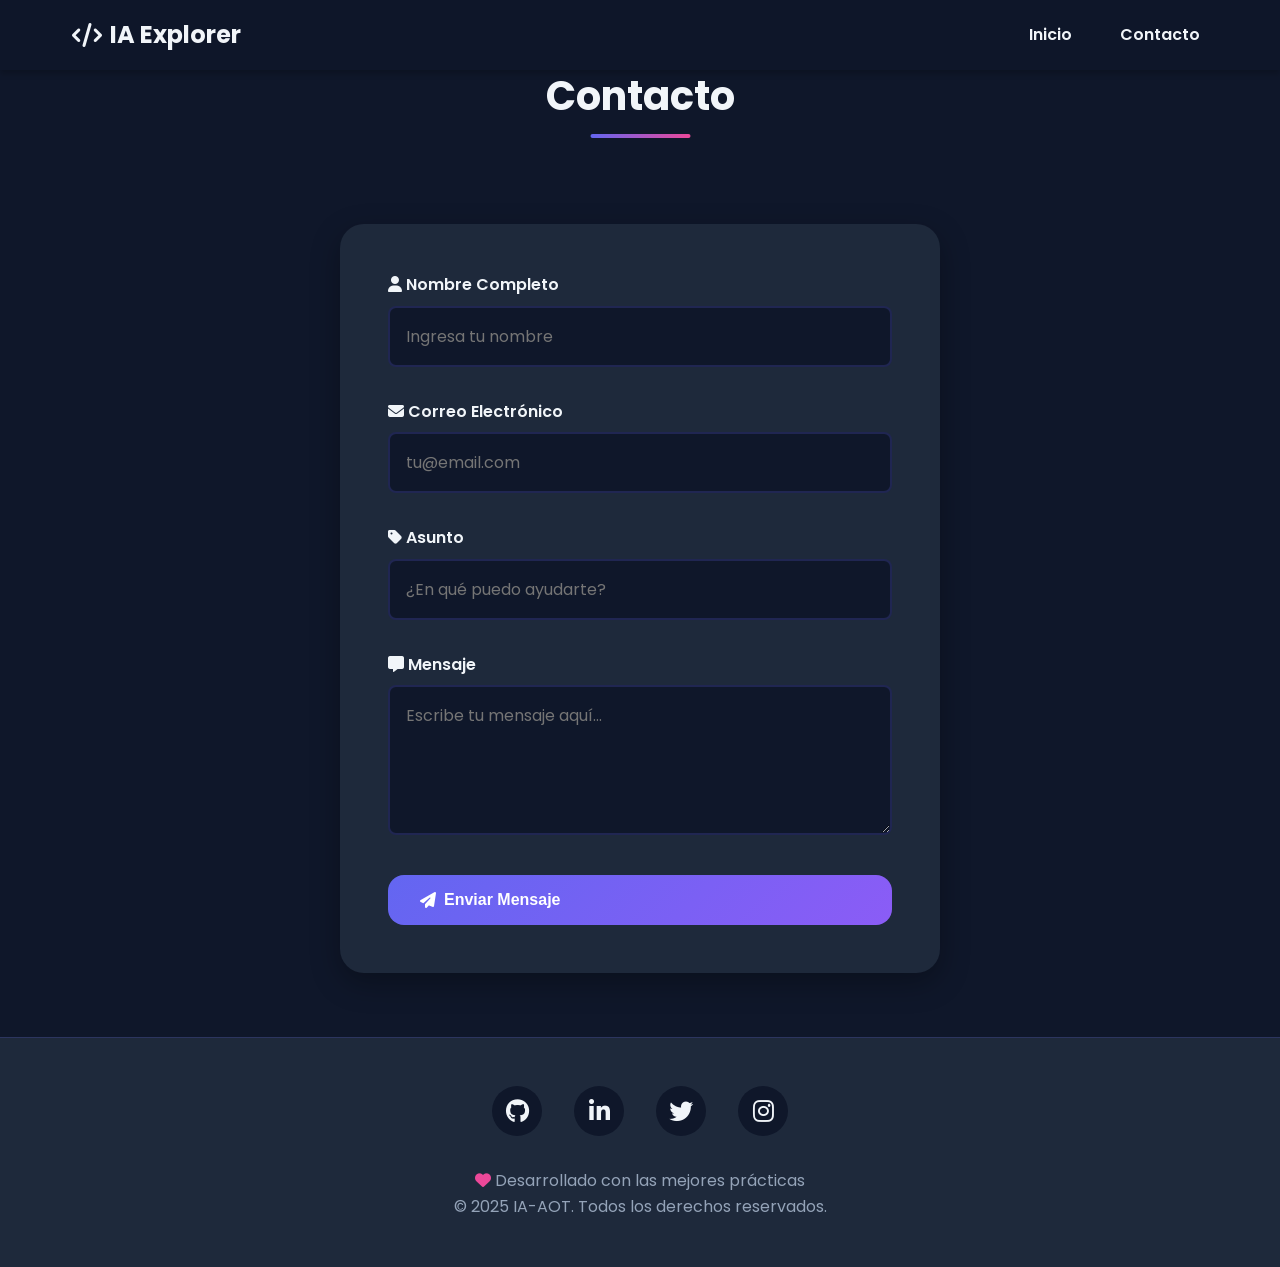
<file: contacto.html>
<!DOCTYPE html>
<html lang="es">
<head>
    <meta charset="UTF-8">
    <meta name="viewport" content="width=device-width, initial-scale=1.0">
    <title>Contacto | IA Explorer</title>
    <link rel="stylesheet" href="https://cdnjs.cloudflare.com/ajax/libs/font-awesome/6.4.0/css/all.min.css">
    <link href="https://fonts.googleapis.com/css2?family=Poppins:wght@300;400;600;700&display=swap" rel="stylesheet">
    <link rel="stylesheet" href="styles.css">
</head>
<body>
    <header class="header" id="header">
        <nav class="nav" role="navigation" aria-label="Navegación principal">
            <a href="index.html" class="logo" aria-label="Ir al inicio">
                <i class="fas fa-code" aria-hidden="true"></i>
                <span>IA Explorer</span>
            </a>
            <button class="menu-toggle" id="menuToggle" aria-label="Abrir menú de navegación" aria-expanded="false">
                <i class="fas fa-bars" aria-hidden="true"></i>
            </button>
            <ul class="nav-menu" id="navMenu">
                <li><a href="index.html" class="nav-link">Inicio</a></li>
                <li><a href="contacto.html" class="nav-link">Contacto</a></li>
            </ul>
        </nav>
    </header>

    <section class="section" id="contact">
            <h2 class="section-title">Contacto</h2>
            <form class="contact-form" id="contactForm" novalidate>
                <div class="form-group">
                    <label for="name" class="form-label">
                        <i class="fas fa-user" aria-hidden="true"></i> Nombre Completo
                    </label>
                    <input type="text" id="name" name="name" class="form-input" placeholder="Ingresa tu nombre" required aria-required="true" aria-describedby="nameError">
                    <span class="form-error" id="nameError">Por favor ingresa tu nombre completo</span>
                </div>
                <div class="form-group">
                    <label for="email" class="form-label">
                        <i class="fas fa-envelope" aria-hidden="true"></i> Correo Electrónico
                    </label>
                    <input type="email" id="email" name="email" class="form-input" placeholder="tu@email.com" required aria-required="true" aria-describedby="emailError">
                    <span class="form-error" id="emailError">Por favor ingresa un correo válido</span>
                </div>
                <div class="form-group">
                    <label for="subject" class="form-label">
                        <i class="fas fa-tag" aria-hidden="true"></i> Asunto
                    </label>
                    <input type="text" id="subject" name="subject" class="form-input" placeholder="¿En qué puedo ayudarte?" required aria-required="true" aria-describedby="subjectError">
                    <span class="form-error" id="subjectError">Por favor ingresa el asunto del mensaje</span>
                </div>
                <div class="form-group">
                    <label for="message" class="form-label">
                        <i class="fas fa-comment-alt" aria-hidden="true"></i> Mensaje
                    </label>
                    <textarea id="message" name="message" class="form-textarea" placeholder="Escribe tu mensaje aquí..." required aria-required="true" aria-describedby="messageError"></textarea>
                    <span class="form-error" id="messageError">Por favor ingresa tu mensaje</span>
                </div>
                <button type="submit" class="btn btn-primary" style="width: 100%;">
                    <i class="fas fa-paper-plane" aria-hidden="true"></i> Enviar Mensaje
                </button>
            </form>
        </section>

    <!-- MOD yieldedAL DE ÉXITO -->
    <div class="modal" id="successModal">
        <div class="modal-content">
            <button class="modal-close" onclick="closeSuccessModal()">x</button>
            <h3>¡Enviado!</h3>
            <p>Gracias, te responderé pronto.</p>
        </div>
    </div>

     <!-- ============================================ FOOTER ============================================ -->
    <footer class="footer">
        <div class="footer-content">
            <div class="social-links">
                <a href="#" class="social-link" aria-label="Visitar GitHub" title="GitHub">
                    <i class="fab fa-github" aria-hidden="true"></i>
                </a>
                <a href="#" class="social-link" aria-label="Visitar LinkedIn" title="LinkedIn">
                    <i class="fab fa-linkedin-in" aria-hidden="true"></i>
                </a>
                <a href="#" class="social-link" aria-label="Visitar Twitter" title="Twitter">
                    <i class="fab fa-twitter" aria-hidden="true"></i>
                </a>
                <a href="#" class="social-link" aria-label="Visitar Instagram" title="Instagram">
                    <i class="fab fa-instagram" aria-hidden="true"></i>
                </a>
            </div>
            <p class="footer-text">
                <i class="fas fa-heart" aria-hidden="true" style="color: var(--color-acento);"></i> Desarrollado con las mejores prácticas
            </p>
            <p class="footer-text">
                &copy; 2025 IA-AOT. Todos los derechos reservados.
            </p>
        </div>
    </footer>

    <script src="script.js"></script>
</body>
</html>
</file>
<file: styles.css>
/* ============================================
VARIABLES CSS - CONSISTENCIA DEL DISEÑO
============================================ */
:root {
    /* Colores principales */
    --color-principal: #6366f1;
    --color-secundario: #8b5cf6;
    --color-acento: #ec4899;
    --color-fondo: #0f172a;
    --color-fondo-claro: #1e293b;
    --color-texto: #f1f5f9;
    --color-texto-secundario: #94a3b8;

    /* Tipografía */
    --fuente-principal: 'Poppins', sans-serif;
    --peso-normal: 400;
    --peso-semibold: 600;
    --peso-bold: 700;

    /* Espaciado */
    --espaciado-xs: 0.5rem;
    --espaciado-sm: 1rem;
    --espaciado-md: 2rem;
    --espaciado-lg: 3rem;
    --espaciado-xl: 4rem;

    /* Transiciones */
    --transicion-rapida: 0.2s ease;
    --transicion-normal: 0.3s ease;
    --transicion-lenta: 0.5s ease;

    /* Sombras */
    --sombra-sm: 0 2px 4px rgba(0, 0, 0, 0.1);
    --sombra-md: 0 4px 6px rgba(0, 0, 0, 0.2);
    --sombra-lg: 0 10px 30px rgba(0, 0, 0, 0.3);

    /* Border radius */
    --radio-sm: 0.5rem;
    --radio-md: 1rem;
    --radio-lg: 1.5rem;
}

/* ============================================
RESET Y ESTILOS BASE
============================================ */
* {
    margin: 0;
    padding: 0;
    box-sizing: border-box;
}

html {
    scroll-behavior: smooth;
    font-size: 16px;
}

body {
    font-family: var(--fuente-principal);
    background: var(--color-fondo);
    color: var(--color-texto);
    line-height: 1.6;
    overflow-x: hidden;
}

/* ============================================
HEADER Y NAVEGACIÓN
============================================ */
.header {
    position: fixed;
    top: 0;
    left: 0;
    width: 100%;
    background: rgba(15, 23, 42, 0.95);
    backdrop-filter: blur(10px);
    padding: var(--espaciado-sm) 0;
    z-index: 1000;
    box-shadow: var(--sombra-md);
    transition: var(--transicion-normal);
}

.header.scrolled {
    padding: var(--espaciado-xs) 0;
    box-shadow: var(--sombra-lg);
}

.nav {
    max-width: 1200px;
    margin: 0 auto;
    display: flex;
    justify-content: space-between;
    align-items: center;
    padding: 0 var(--espaciado-md);
}

.logo {
    font-size: 1.5rem;
    font-weight: var(--peso-bold);
    color: var(--color-texto);
    text-decoration: none;
    display: flex;
    align-items: center;
    gap: var(--espaciado-xs);
    transition: var(--transicion-normal);
}

.logo:hover {
    color: var(--color-principal);
    transform: scale(1.05);
}

.nav-menu {
    display: flex;
    list-style: none;
    gap: var(--espaciado-md);
}

.nav-link {
    color: var(--color-texto);
    text-decoration: none;
    font-weight: var(--peso-semibold);
    position: relative;
    padding: var(--espaciado-xs);
    transition: var(--transicion-normal);
}

.nav-link::after {
    content: '';
    position: absolute;
    bottom: 0;
    left: 50%;
    transform: translateX(-50%);
    width: 0;
    height: 2px;
    background: linear-gradient(90deg, var(--color-principal), var(--color-acento));
    transition: var(--transicion-normal);
}

.nav-link:hover {
    color: var(--color-principal);
}

.nav-link:hover::after, .nav-link:focus::after {
    width: 100%;
}

.nav-link:focus {
    outline: 2px solid var(--color-principal);
    outline-offset: 4px;
    border-radius: var(--radio-sm);
}

.menu-toggle {
    display: none;
    background: none;
    border: none;
    color: var(--color-texto);
    font-size: 1.5rem;
    cursor: pointer;
    transition: var(--transicion-rapida);
}

.menu-toggle:hover {
    color: var(--color-principal);
    transform: scale(1.1);
}

/* ============================================
SECCIÓN HERO
============================================ */
.hero {
    min-height: 100vh;
    display: flex;
    align-items: center;
    justify-content: center;
    position: relative;
    overflow: hidden;
    padding: var(--espaciado-xl) var(--espaciado-md);
    margin-top: 60px;
}

.hero-background {
    position: absolute;
    top: 0;
    left: 0;
    width: 100%;
    height: 100%;
    background: linear-gradient(135deg, var(--color-fondo) 0%, var(--color-fondo-claro) 100%);
    z-index: 0;
}

.hero-background::before {
    content: '';
    position: absolute;
    top: 50%;
    left: 50%;
    transform: translate(-50%, -50%);
    width: 600px;
    height: 600px;
    background: radial-gradient(circle, var(--color-principal) 0%, transparent 70%);
    opacity: 0.1;
    animation: pulse 4s ease-in-out infinite;
}

@keyframes pulse {
    0%, 100% {
        transform: translate(-50%, -50%) scale(1);
        opacity: 0.1;
    }
    50% {
        transform: translate(-50%, -50%) scale(1.2);
        opacity: 0.15;
    }
}

.hero-content {
    position: relative;
    z-index: 1;
    text-align: center;
    max-width: 800px;
}

.hero-subtitle {
    font-size: 1.2rem;
    color: var(--color-principal);
    margin-bottom: var(--espaciado-sm);
    animation: fadeInDown 0.8s ease;
}

.hero-title {
    font-size: 3.5rem;
    font-weight: var(--peso-bold);
    margin-bottom: var(--espaciado-sm);
    background: linear-gradient(135deg, var(--color-texto), var(--color-principal));
    -webkit-background-clip: text;
    -webkit-text-fill-color: transparent;
    background-clip: text;
    animation: fadeInUp 1s ease;
}

.hero-description {
    font-size: 1.2rem;
    color: var(--color-texto-secundario);
    margin-bottom: var(--espaciado-lg);
    animation: fadeIn 1.2s ease;
}

.hero-buttons {
    display: flex;
    gap: var(--espaciado-sm);
    justify-content: center;
    flex-wrap: wrap;
    animation: fadeInUp 1.4s ease;
}

/* ============================================
BOTONES
============================================ */
.btn {
    display: inline-flex;
    align-items: center;
    gap: var(--espaciado-xs);
    padding: var(--espaciado-sm) var(--espaciado-md);
    border: none;
    border-radius: var(--radio-md);
    font-weight: var(--peso-semibold);
    font-size: 1rem;
    cursor: pointer;
    transition: var(--transicion-normal);
    text-decoration: none;
    position: relative;
    overflow: hidden;
}

.btn::before {
    content: '';
    position: absolute;
    top: 50%;
    left: 50%;
    transform: translate(-50%, -50%);
    width: 0;
    height: 0;
    border-radius: 50%;
    background: rgba(255, 255, 255, 0.2);
    transition: width 0.6s, height 0.6s;
}

.btn:hover::before {
    width: 300px;
    height: 300px;
}

.btn-primary {
    background: linear-gradient(135deg, var(--color-principal), var(--color-secundario));
    color: white;
}

.btn-primary:hover {
    transform: translateY(-2px);
    box-shadow: 0 10px 25px rgba(99, 102, 241, 0.4);
}

.btn-secondary {
    background: transparent;
    color: var(--color-texto);
    border: 2px solid var(--color-principal);
}

.btn-secondary:hover {
    background: var(--color-principal);
    transform: translateY(-2px);
    box-shadow: 0 10px 25px rgba(99, 102, 241, 0.4);
}

.btn:active {
    transform: translateY(0);
}

.btn:focus {
    outline: 3px solid var(--color-principal);
    outline-offset: 4px;
}

/* ============================================
SECCIONES PRINCIPALES
============================================ */
.section {
    padding: var(--espaciado-xl) var(--espaciado-md);
    max-width: 1200px;
    margin: 0 auto;
}

.section-title {
    font-size: 2.5rem;
    font-weight: var(--peso-bold);
    text-align: center;
    margin-bottom: var(--espaciado-lg);
    position: relative;
    display: inline-block;
    left: 50%;
    transform: translateX(-50%);
}

.section-title::after {
    content: '';
    position: absolute;
    bottom: -10px;
    left: 50%;
    transform: translateX(-50%);
    width: 100px;
    height: 4px;
    background: linear-gradient(90deg, var(--color-principal), var(--color-acento));
    border-radius: 2px;
}

/* ============================================
GRID DE SERVICIOS/PROYECTOS
============================================ */
.grid {
    display: grid;
    grid-template-columns: repeat(auto-fit, minmax(300px, 1fr));
    gap: var(--espaciado-md);
    margin-top: var(--espaciado-lg);
}

.card {
    background: var(--color-fondo-claro);
    border-radius: var(--radio-lg);
    padding: var(--espaciado-md);
    transition: var(--transicion-normal);
    border: 1px solid rgba(99, 102, 241, 0.1);
    position: relative;
    overflow: hidden;
}

.card::before {
    content: '';
    position: absolute;
    top: 0;
    left: 0;
    width: 100%;
    height: 100%;
    background: linear-gradient(135deg, rgba(99, 102, 241, 0.1), rgba(236, 72, 153, 0.1));
    opacity: 0;
    transition: var(--transicion-normal);
}

.card:hover {
    transform: translateY(-10px);
    box-shadow: var(--sombra-lg);
    border-color: var(--color-principal);
}

.card:hover::before {
    opacity: 1;
}

.card-icon {
    font-size: 3rem;
    color: var(--color-principal);
    margin-bottom: var(--espaciado-sm);
    transition: var(--transicion-normal);
}

.card:hover .card-icon {
    transform: scale(1.1) rotate(5deg);
    color: var(--color-acento);
}

.card-title {
    font-size: 1.5rem;
    font-weight: var(--peso-semibold);
    margin-bottom: var(--espaciado-sm);
    position: relative;
    z-index: 1;
}

.card-description {
    color: var(--color-texto-secundario);
    line-height: 1.8;
    position: relative;
    z-index: 1;
}

/* ============================================
CARRUSEL
============================================ */
.carousel {
    position: relative;
    max-width: 100%;
    margin: 0 auto;
    overflow: hidden;
}

.carousel-inner {
    display: flex;
    transition: transform var(--transicion-normal);
}

.carousel-item {
    flex: 0 0 33.33%;
    box-sizing: border-box;
    padding: var(--espaciado-xs);
    transition: flex var(--transicion-rapida);
}

.carousel-item img {
    width: 100%;
    display: block;
    border-radius: var(--radio-md);
    box-shadow: var(--sombra-md);
}

.carousel-control {
    position: absolute;
    top: 50%;
    transform: translateY(-50%);
    background: rgba(15, 23, 42, 0.7);
    color: var(--color-texto);
    border: none;
    padding: var(--espaciado-sm) var(--espaciado-md);
    cursor: pointer;
    font-size: 1.5rem;
    transition: var(--transicion-normal);
    border-radius: var(--radio-sm);
    z-index: 10;
}

.carousel-control:hover {
    background: var(--color-principal);
    color: white;
}

.carousel-control.prev {
    left: var(--espaciado-sm);
}

.carousel-control.next {
    right: var(--espaciado-sm);
}

@media (max-width: 768px) {
    .carousel-item {
        flex: 0 0 100%;
    }
}

/* Estilos para videos en el carrusel */
.carousel-video {
    width: 100%;
    height: 100%;
    object-fit: cover;
    border-radius: var(--radio-md);
    display: block;
    background: #000;
}

/* Asegurar que el contenedor del item tenga altura consistente */
.carousel-item {
    position: relative;
    overflow: hidden;
    border-radius: var(--radio-md);
    box-shadow: var(--sombra-md);
}

.carousel-item img,
.carousel-item video {
    width: 100%;
    height: 100%;
    object-fit: cover;
    transition: transform var(--transicion-normal);
}

.carousel-item:hover img,
.carousel-item:hover video {
    transform: scale(1.05);
}

/* ============================================
FORMULARIO DE CONTACTO
============================================ */
.contact-form {
    max-width: 600px;
    margin: var(--espaciado-lg) auto 0;
    background: var(--color-fondo-claro);
    padding: var(--espaciado-lg);
    border-radius: var(--radio-lg);
    box-shadow: var(--sombra-lg);
}

.form-group {
    margin-bottom: var(--espaciado-md);
}

.form-label {
    display: block;
    margin-bottom: var(--espaciado-xs);
    font-weight: var(--peso-semibold);
    color: var(--color-texto);
}

.form-input,
.form-textarea {
    width: 100%;
    padding: var(--espaciado-sm);
    background: var(--color-fondo);
    border: 2px solid rgba(99, 102, 241, 0.2);
    border-radius: var(--radio-sm);
    color: var(--color-texto);
    font-family: var(--fuente-principal);
    font-size: 1rem;
    transition: var(--transicion-normal);
}

.form-input:focus,
.form-textarea:focus {
    outline: none;
    border-color: var(--color-principal);
    box-shadow: 0 0 0 3px rgba(99, 102, 241, 0.1);
}

.form-textarea {
    resize: vertical;
    min-height: 150px;
}

.form-error {
    color: #ef4444;
    font-size: 0.875rem;
    margin-top: var(--espaciado-xs);
    display: none;
}

.form-input.error,
.form-textarea.error {
    border-color: #ef4444;
}

.form-input.error + .form-error,
.form-textarea.error + .form-error {
    display: block;
}

/* ============================================
FOOTER
============================================ */
.footer {
    background: var(--color-fondo-claro);
    padding: var(--espaciado-lg) var(--espaciado-md);
    text-align: center;
    border-top: 1px solid rgba(99, 102, 241, 0.2);
}

.footer-content {
    max-width: 1200px;
    margin: 0 auto;
}

.social-links {
    display: flex;
    justify-content: center;
    gap: var(--espaciado-md);
    margin-bottom: var(--espaciado-md);
}

.social-link {
    width: 50px;
    height: 50px;
    display: flex;
    align-items: center;
    justify-content: center;
    background: var(--color-fondo);
    border-radius: 50%;
    color: var(--color-texto);
    font-size: 1.5rem;
    transition: var(--transicion-normal);
    text-decoration: none;
}

.social-link:hover {
    background: var(--color-principal);
    transform: translateY(-5px);
    box-shadow: 0 10px 20px rgba(99, 102, 241, 0.3);
}

.footer-text {
    color: var(--color-texto-secundario);
}

/* ============================================
ANIMACIONES
============================================ */
@keyframes fadeIn {
    from { opacity: 0; }
    to { opacity: 1; }
}

@keyframes fadeInDown {
    from { opacity: 0; transform: translateY(-20px); }
    to { opacity: 1; transform: translateY(0); }
}

@keyframes fadeInUp {
    from { opacity: 0; transform: translateY(20px); }
    to { opacity: 1; transform: translateY(0); }
}

/* ============================================
MODAL
============================================ */
.modal {
    display: none;
    position: fixed;
    top: 0;
    left: 0;
    width: 100%;
    height: 100%;
    background: rgba(0, 0, 0, 0.8);
    z-index: 2000;
    align-items: center;
    justify-content: center;
    animation: fadeIn 0.3s ease;
}

.modal.active {
    display: flex;
}

.modal-content {
    background: var(--color-fondo-claro);
    padding: var(--espaciado-lg);
    border-radius: var(--radio-lg);
    max-width: 500px;
    width: 90%;
    position: relative;
    animation: fadeInUp 0.4s ease;
}

.modal-close {
    position: absolute;
    top: var(--espaciado-sm);
    right: var(--espaciado-sm);
    background: none;
    border: none;
    color: var(--color-texto);
    font-size: 1.5rem;
    cursor: pointer;
    transition: var(--transicion-rapida);
}

.modal-close:hover {
    color: var(--color-acento);
    transform: rotate(90deg);
}

.modal-title {
    font-size: 1.8rem;
    margin-bottom: var(--espaciado-sm);
}

.modal-text {
    color: var(--color-texto-secundario);
    line-height: 1.8;
}

/* ============================================
RESPONSIVE DESIGN - MEDIA QUERIES
============================================ */
@media (max-width: 768px) {
    .nav-menu {
        position: fixed;
        top: 60px;
        left: -100%;
        width: 100%;
        height: calc(100vh - 60px);
        background: var(--color-fondo);
        flex-direction: column;
        align-items: center;
        justify-content: center;
        gap: var(--espaciado-lg);
        transition: var(--transicion-normal);
        box-shadow: var(--sombra-lg);
    }

    .nav-menu.active {
        left: 0;
    }

    .menu-toggle {
        display: block;
    }

    .hero-title {
        font-size: 2.5rem;
    }

    .hero-subtitle {
        font-size: 1rem;
    }

    .hero-description {
        font-size: 1rem;
    }

    .section-title {
        font-size: 2rem;
    }

    .grid {
        grid-template-columns: 1fr;
    }

    .hero-buttons {
        flex-direction: column;
        align-items: stretch;
    }
}

@media (max-width: 480px) {
    :root {
        font-size: 14px;
    }

    .hero-title {
        font-size: 2rem;
    }

    .section {
        padding: var(--espaciado-md) var(--espaciado-sm);
    }
}

/* ============================================
UTILIDADES Y CLASES AUXILIARES
============================================ */
.hidden {
    display: none;
}

.text-center {
    text-align: center;
}

.mt-1 {
    margin-top: var(--espaciado-sm);
}

.mt-2 {
    margin-top: var(--espaciado-md);
}

.mt-3 {
    margin-top: var(--espaciado-lg);
}

.mb-1 {
    margin-bottom: var(--espaciado-sm);
}

.mb-2 {
    margin-bottom: var(--espaciado-md);
}

.mb-3 {
    margin-bottom: var(--espaciado-lg);
}
</file>
